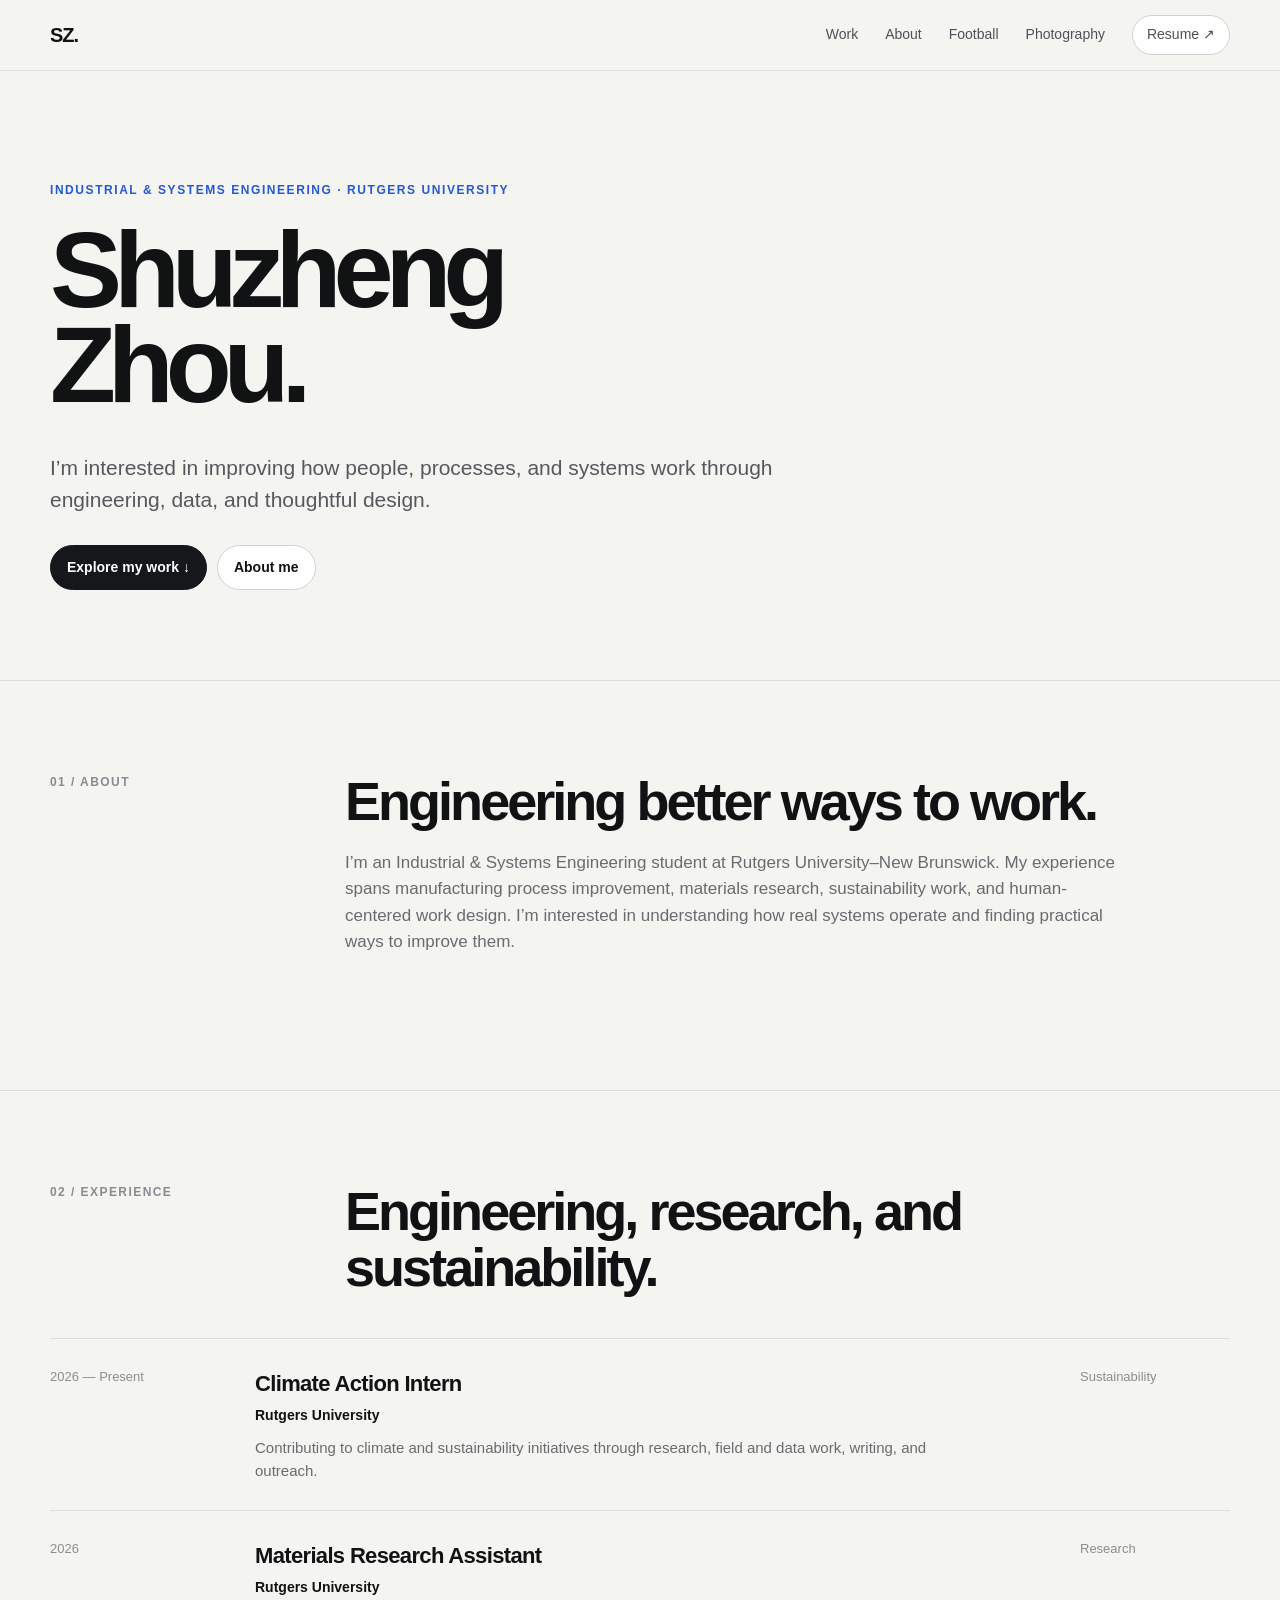
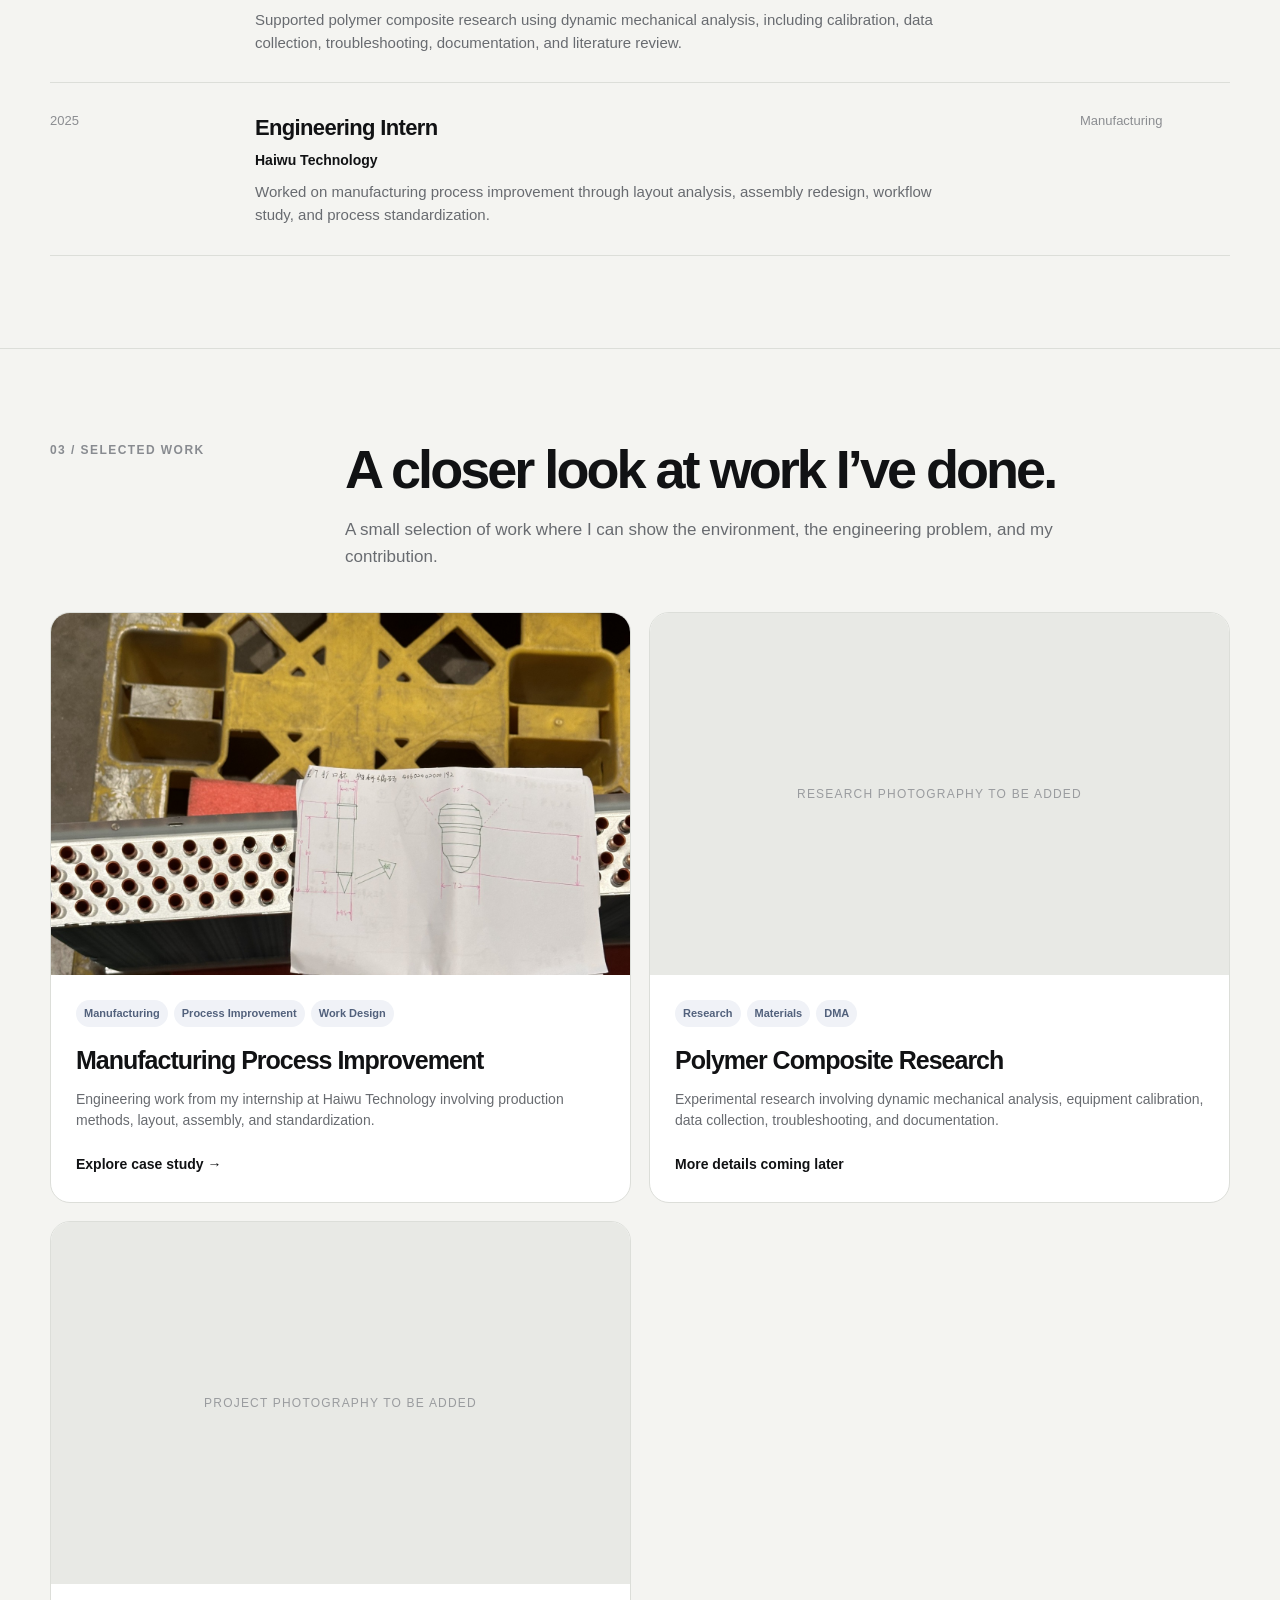
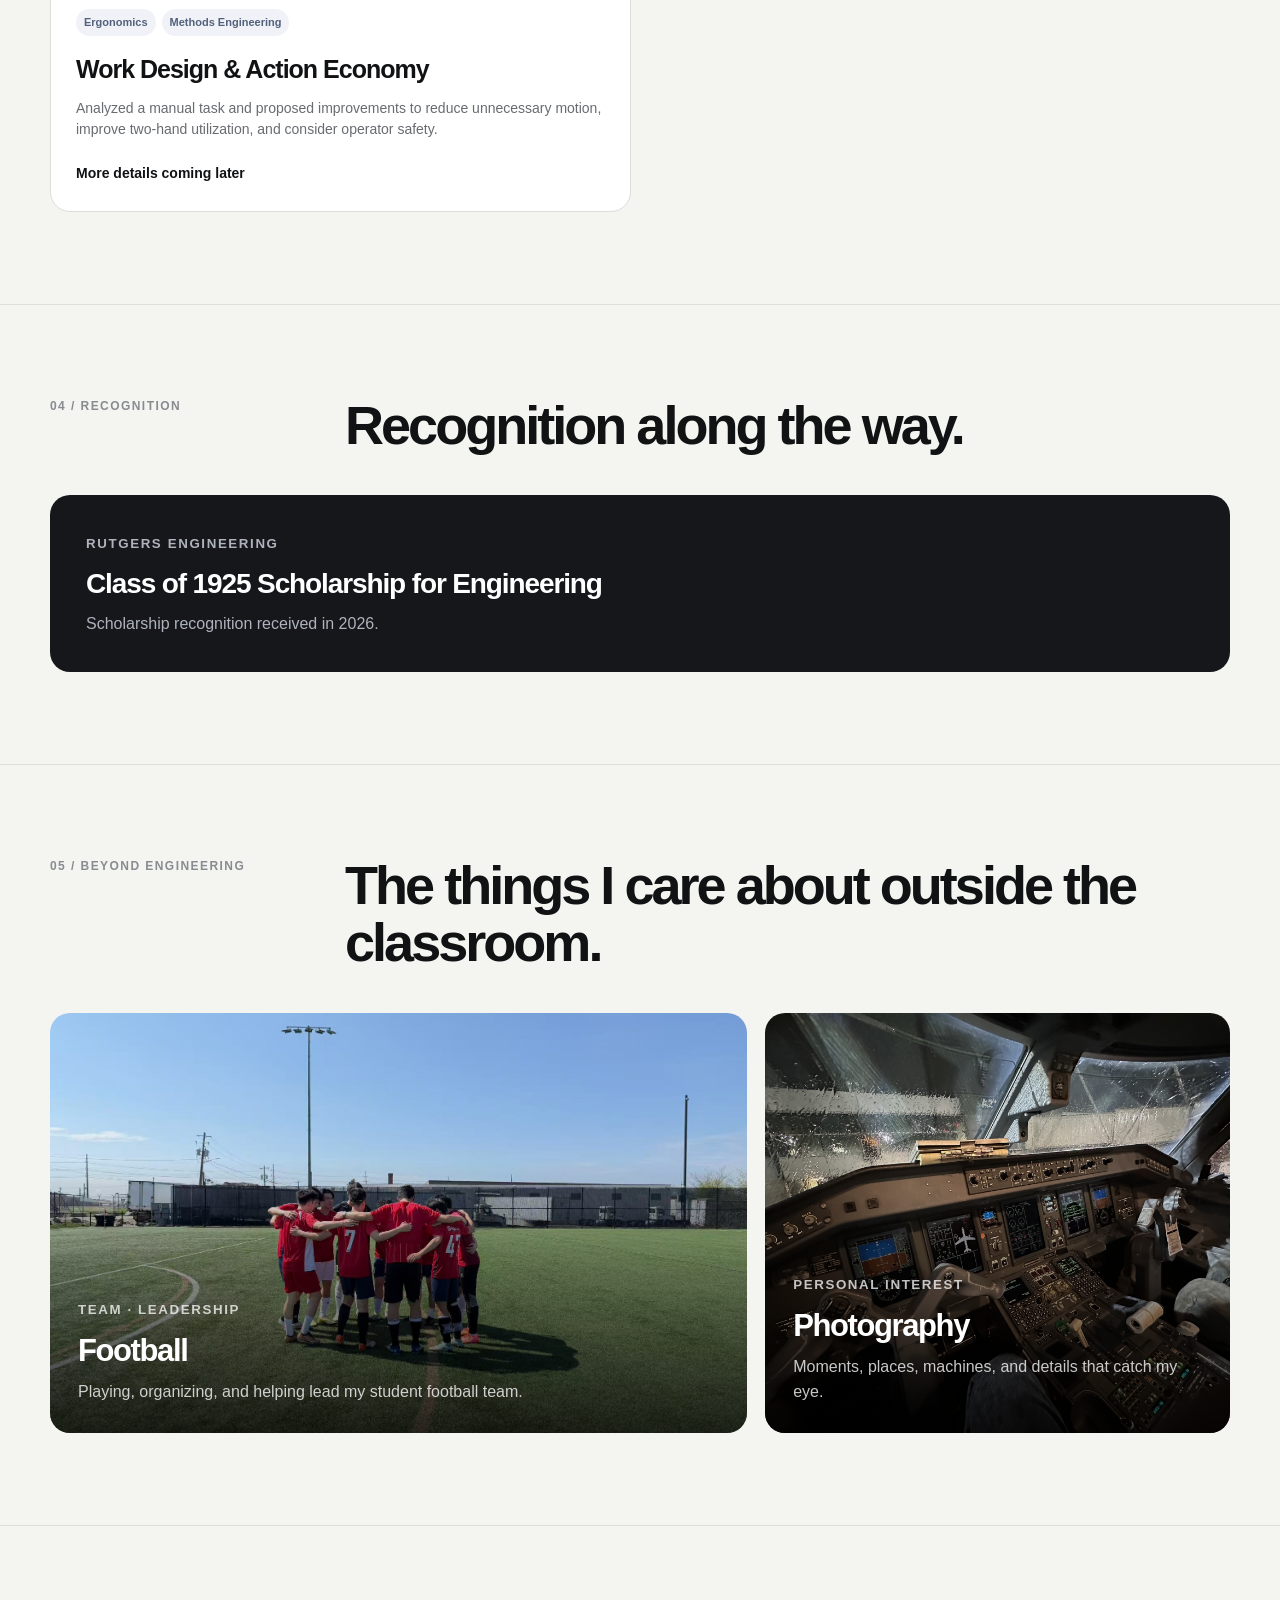
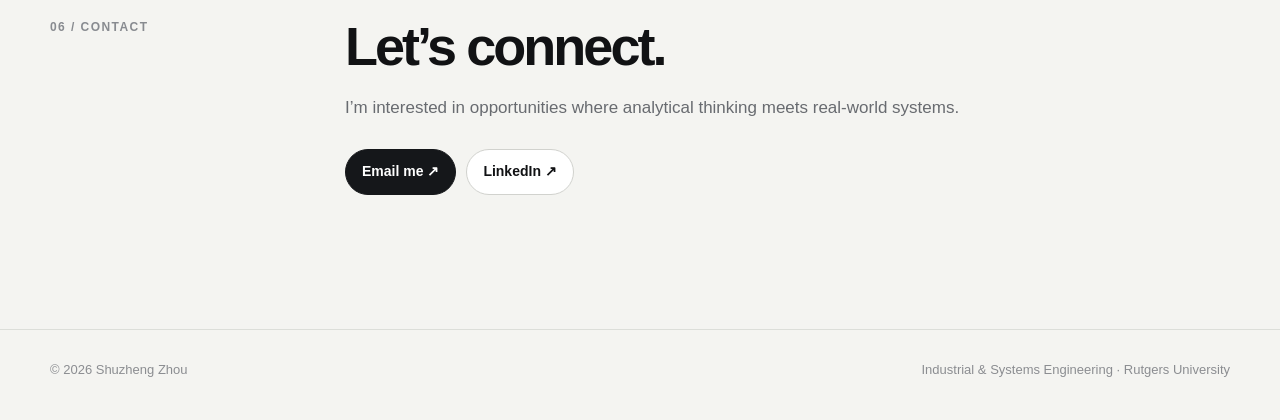
<file: index.html>
<!doctype html><html><head><meta charset="utf-8"><meta name="viewport" content="width=device-width,initial-scale=1"><title>Shuzheng Zhou</title><link rel="stylesheet" href="style.css"></head><body><nav><div class="wrap navbar"><a class="brand" href="index.html">SZ.</a><div class="navlinks"><a href="index.html#work">Work</a><a href="index.html#about">About</a><a href="football.html">Football</a><a href="photography.html">Photography</a><a class="pill" href="#">Resume ↗</a></div></div></nav>
<header class="hero"><div class="wrap"><div class="kicker">Industrial & Systems Engineering · Rutgers University</div><h1>Shuzheng<br>Zhou.</h1><p class="lead">I’m interested in improving how people, processes, and systems work through engineering, data, and thoughtful design.</p><div class="actions"><a class="btn dark" href="#work">Explore my work ↓</a><a class="btn" href="#about">About me</a></div></div></header>
<section id="about"><div class="wrap"><div class="section-top"><div class="label">01 / About</div><div><h2 class="title">Engineering better ways to work.</h2><p class="copy">I’m an Industrial & Systems Engineering student at Rutgers University–New Brunswick. My experience spans manufacturing process improvement, materials research, sustainability work, and human-centered work design. I’m interested in understanding how real systems operate and finding practical ways to improve them.</p></div></div></div></section>
<section><div class="wrap"><div class="section-top"><div class="label">02 / Experience</div><div><h2 class="title">Engineering, research, and sustainability.</h2></div></div>
<div class="exp"><div class="date">2026 — Present</div><div><h3>Climate Action Intern</h3><div class="org">Rutgers University</div><p>Contributing to climate and sustainability initiatives through research, field and data work, writing, and outreach.</p></div><div class="type">Sustainability</div></div>
<div class="exp"><div class="date">2026</div><div><h3>Materials Research Assistant</h3><div class="org">Rutgers University</div><p>Supported polymer composite research using dynamic mechanical analysis, including calibration, data collection, troubleshooting, documentation, and literature review.</p></div><div class="type">Research</div></div>
<div class="exp"><div class="date">2025</div><div><h3>Engineering Intern</h3><div class="org">Haiwu Technology</div><p>Worked on manufacturing process improvement through layout analysis, assembly redesign, workflow study, and process standardization.</p></div><div class="type">Manufacturing</div></div></div></section>
<section id="work"><div class="wrap"><div class="section-top"><div class="label">03 / Selected Work</div><div><h2 class="title">A closer look at work I’ve done.</h2><p class="copy">A small selection of work where I can show the environment, the engineering problem, and my contribution.</p></div></div>
<div class="grid">
<a class="card" href="haiwu.html"><img src="assets/haiwu_sketch.jpg"><div class="content"><div class="tags"><span class="tag">Manufacturing</span><span class="tag">Process Improvement</span><span class="tag">Work Design</span></div><h3>Manufacturing Process Improvement</h3><p>Engineering work from my internship at Haiwu Technology involving production methods, layout, assembly, and standardization.</p><span class="more">Explore case study →</span></div></a>
<div class="card"><div class="placeholder">Research photography to be added</div><div class="content"><div class="tags"><span class="tag">Research</span><span class="tag">Materials</span><span class="tag">DMA</span></div><h3>Polymer Composite Research</h3><p>Experimental research involving dynamic mechanical analysis, equipment calibration, data collection, troubleshooting, and documentation.</p><span class="more">More details coming later</span></div></div>
<div class="card"><div class="placeholder">Project photography to be added</div><div class="content"><div class="tags"><span class="tag">Ergonomics</span><span class="tag">Methods Engineering</span></div><h3>Work Design & Action Economy</h3><p>Analyzed a manual task and proposed improvements to reduce unnecessary motion, improve two-hand utilization, and consider operator safety.</p><span class="more">More details coming later</span></div></div>
</div></div></section>
<section><div class="wrap"><div class="section-top"><div class="label">04 / Recognition</div><div><h2 class="title">Recognition along the way.</h2></div></div><div class="award"><small>Rutgers Engineering</small><h3>Class of 1925 Scholarship for Engineering</h3><p>Scholarship recognition received in 2026.</p></div></div></section>
<section><div class="wrap"><div class="section-top"><div class="label">05 / Beyond Engineering</div><div><h2 class="title">The things I care about outside the classroom.</h2></div></div><div class="beyond">
<a class="photo-card" href="football.html"><img src="assets/football_huddle.jpg"><div class="overlay"><small>Team · Leadership</small><h3>Football</h3><p>Playing, organizing, and helping lead my student football team.</p></div></a>
<a class="photo-card" href="photography.html"><img src="assets/cockpit.jpg"><div class="overlay"><small>Personal Interest</small><h3>Photography</h3><p>Moments, places, machines, and details that catch my eye.</p></div></a>
</div></div></section>
<section><div class="wrap"><div class="section-top"><div class="label">06 / Contact</div><div><h2 class="title">Let’s connect.</h2><p class="copy">I’m interested in opportunities where analytical thinking meets real-world systems.</p><div class="actions"><a class="btn dark" href="mailto:YOUR_EMAIL@rutgers.edu">Email me ↗</a><a class="btn" href="#">LinkedIn ↗</a></div></div></div></div></section><footer><div class="wrap foot"><span>© 2026 Shuzheng Zhou</span><span>Industrial & Systems Engineering · Rutgers University</span></div></footer></body></html>
</file>
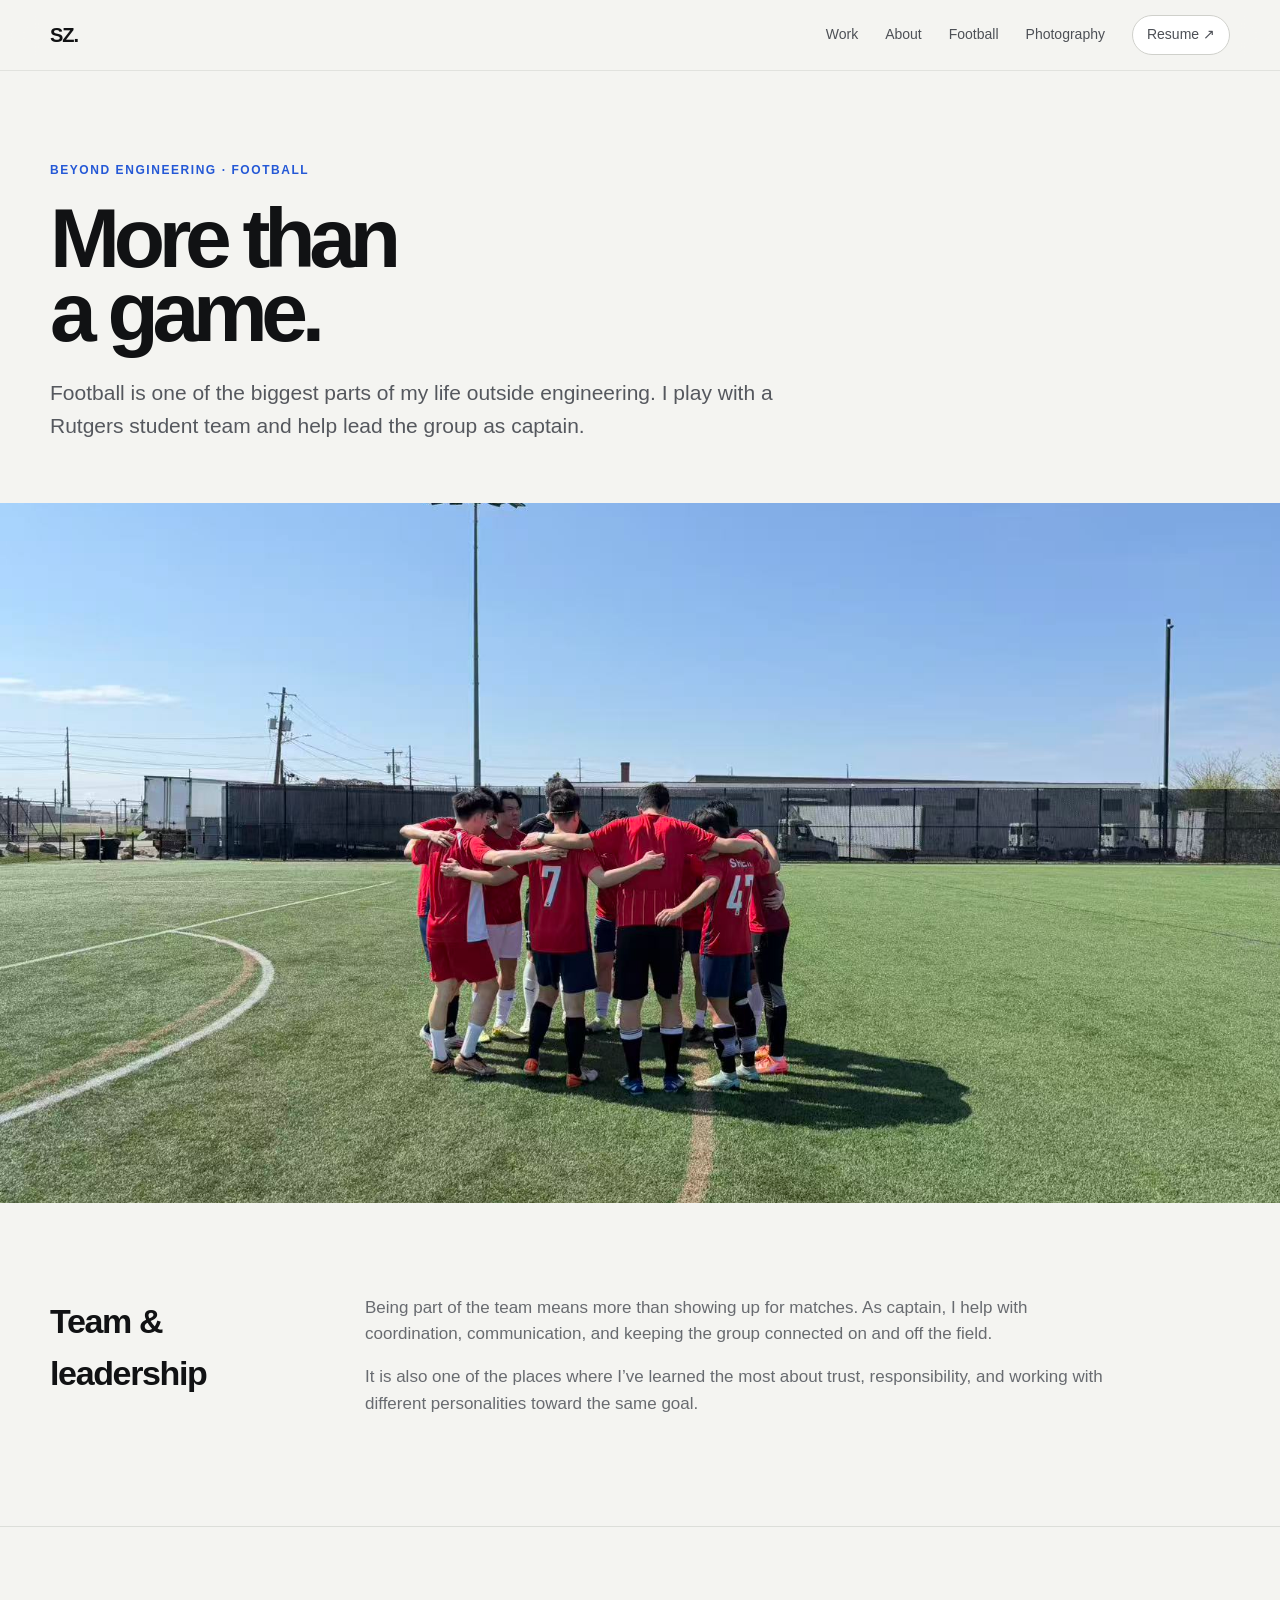
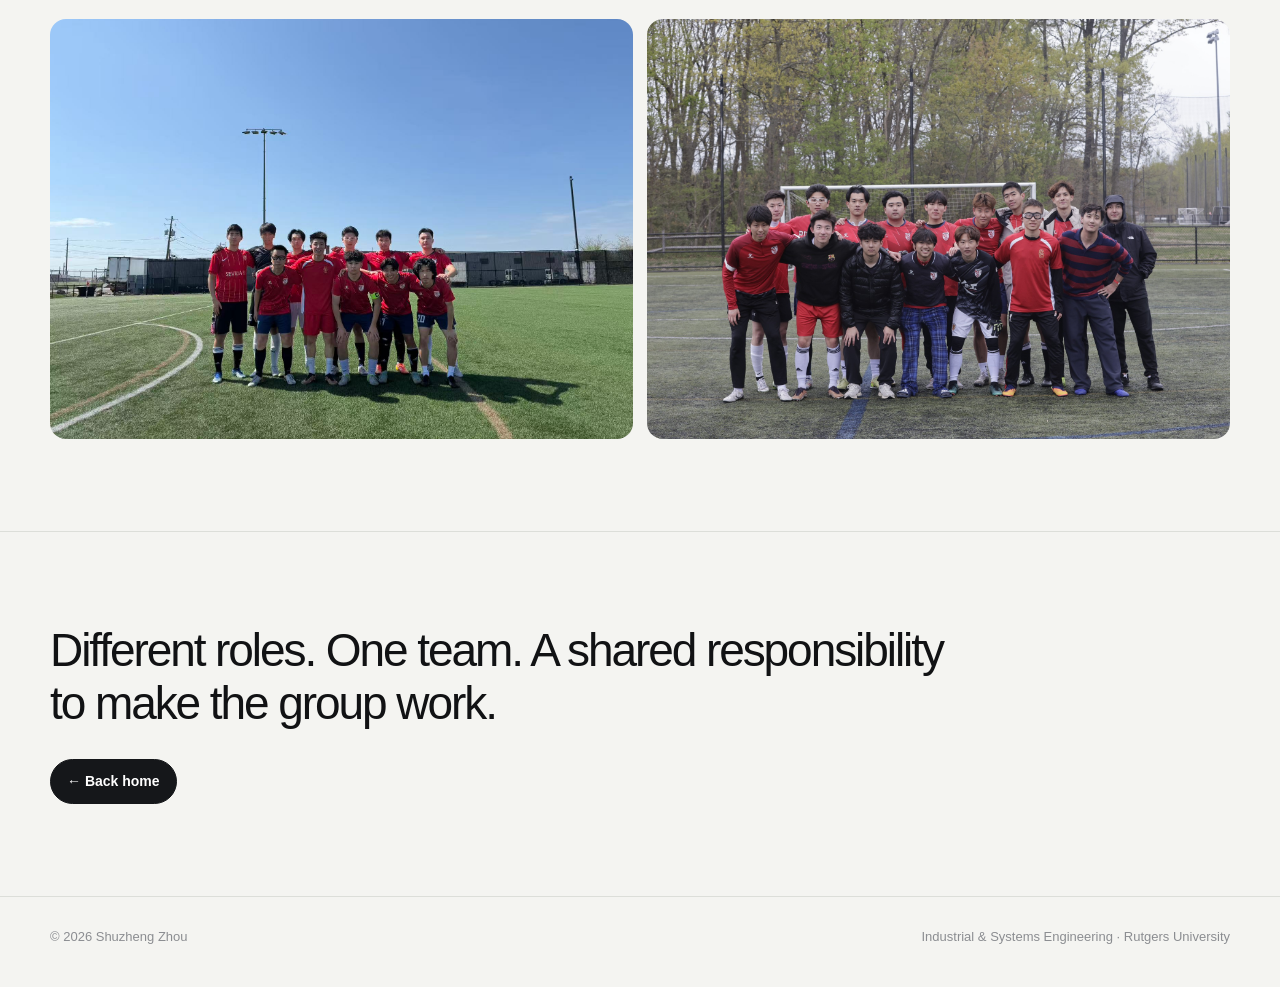
<file: football.html>
<!doctype html><html><head><meta charset="utf-8"><meta name="viewport" content="width=device-width,initial-scale=1"><title>Football — Shuzheng Zhou</title><link rel="stylesheet" href="style.css"></head><body><nav><div class="wrap navbar"><a class="brand" href="index.html">SZ.</a><div class="navlinks"><a href="index.html#work">Work</a><a href="index.html#about">About</a><a href="football.html">Football</a><a href="photography.html">Photography</a><a class="pill" href="#">Resume ↗</a></div></div></nav>
<header class="pagehero"><div class="wrap"><div class="kicker">Beyond Engineering · Football</div><h1>More than<br>a game.</h1><p class="lead">Football is one of the biggest parts of my life outside engineering. I play with a Rutgers student team and help lead the group as captain.</p></div></header>
<img class="wide-image" src="assets/football_huddle.jpg">
<section><div class="wrap story"><h2>Team & leadership</h2><div><p>Being part of the team means more than showing up for matches. As captain, I help with coordination, communication, and keeping the group connected on and off the field.</p><p>It is also one of the places where I’ve learned the most about trust, responsibility, and working with different personalities toward the same goal.</p></div></div></section>
<section><div class="wrap"><div class="gallery"><img src="assets/football_team_sunny.jpg"><img src="assets/football_team_large.jpg"></div></div></section>
<section><div class="wrap"><p class="quote">Different roles. One team. A shared responsibility to make the group work.</p><div class="actions"><a class="btn dark" href="index.html">← Back home</a></div></div></section><footer><div class="wrap foot"><span>© 2026 Shuzheng Zhou</span><span>Industrial & Systems Engineering · Rutgers University</span></div></footer></body></html>
</file>
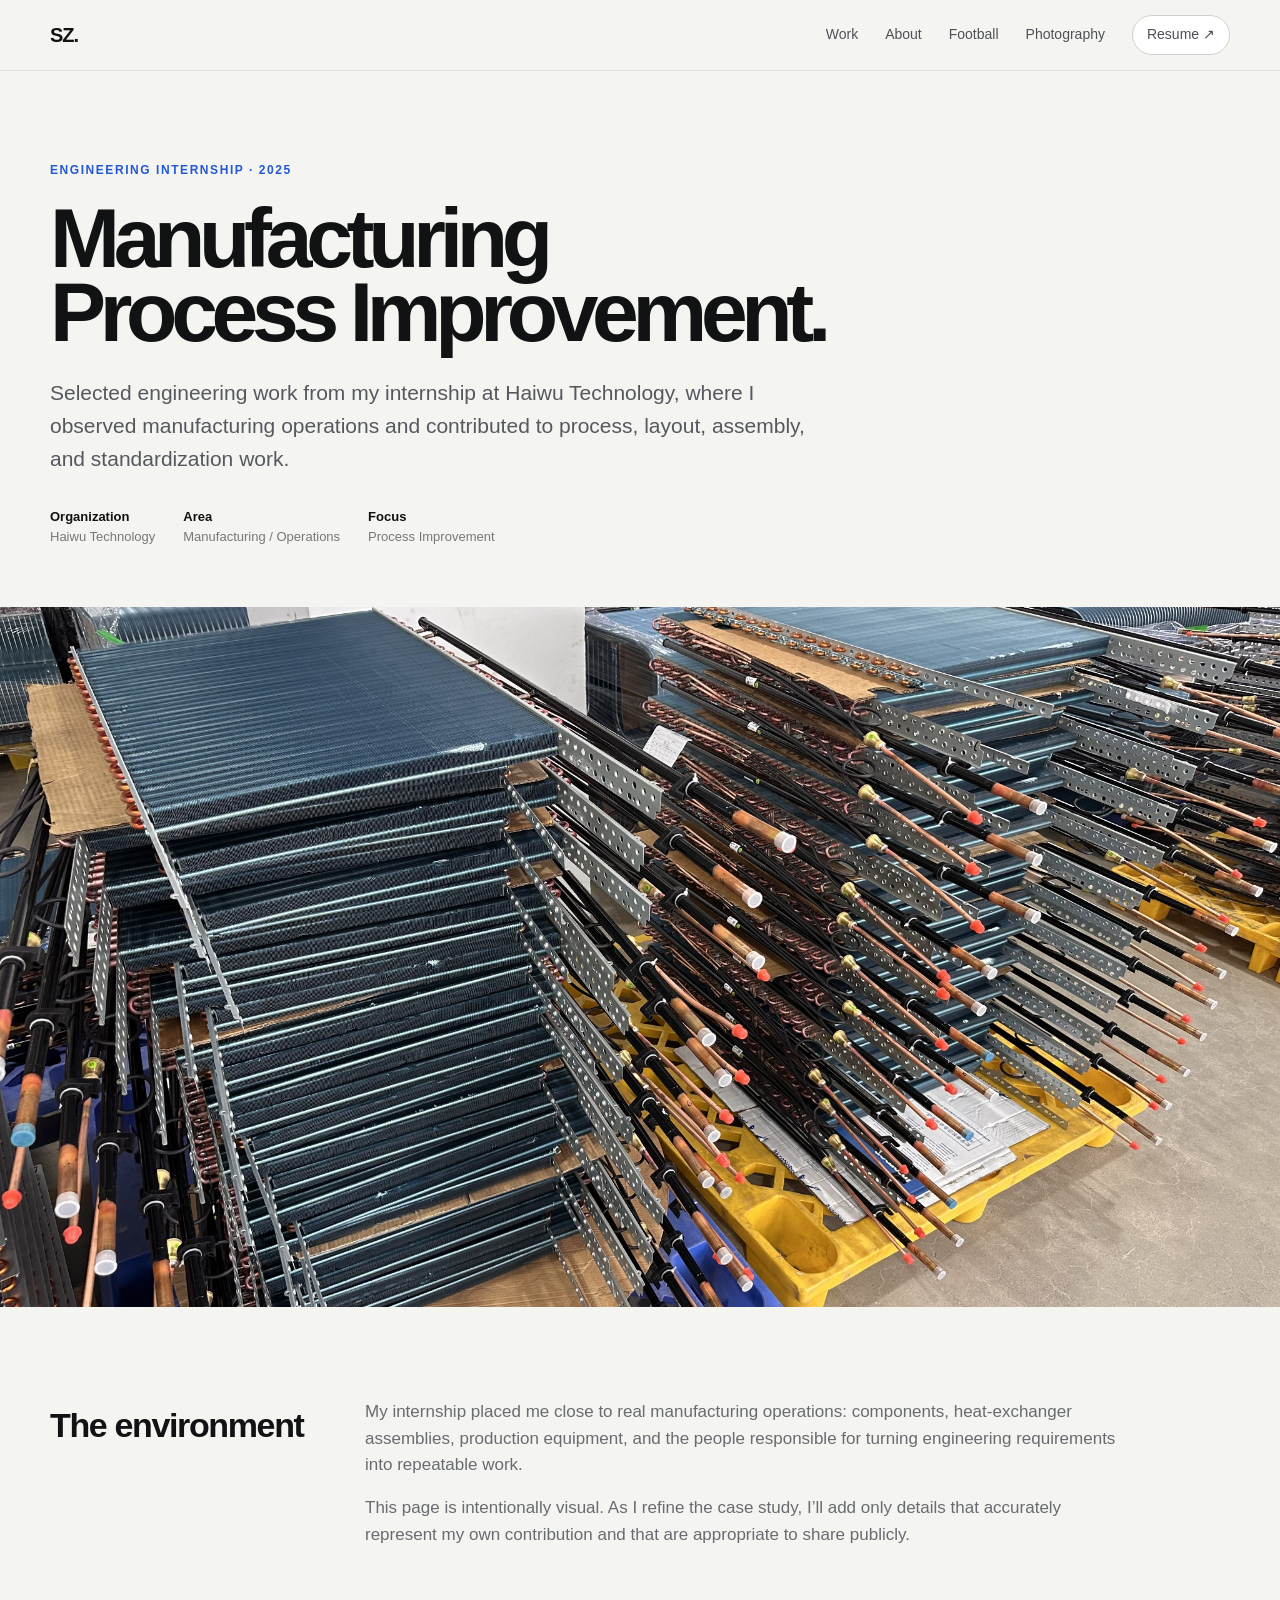
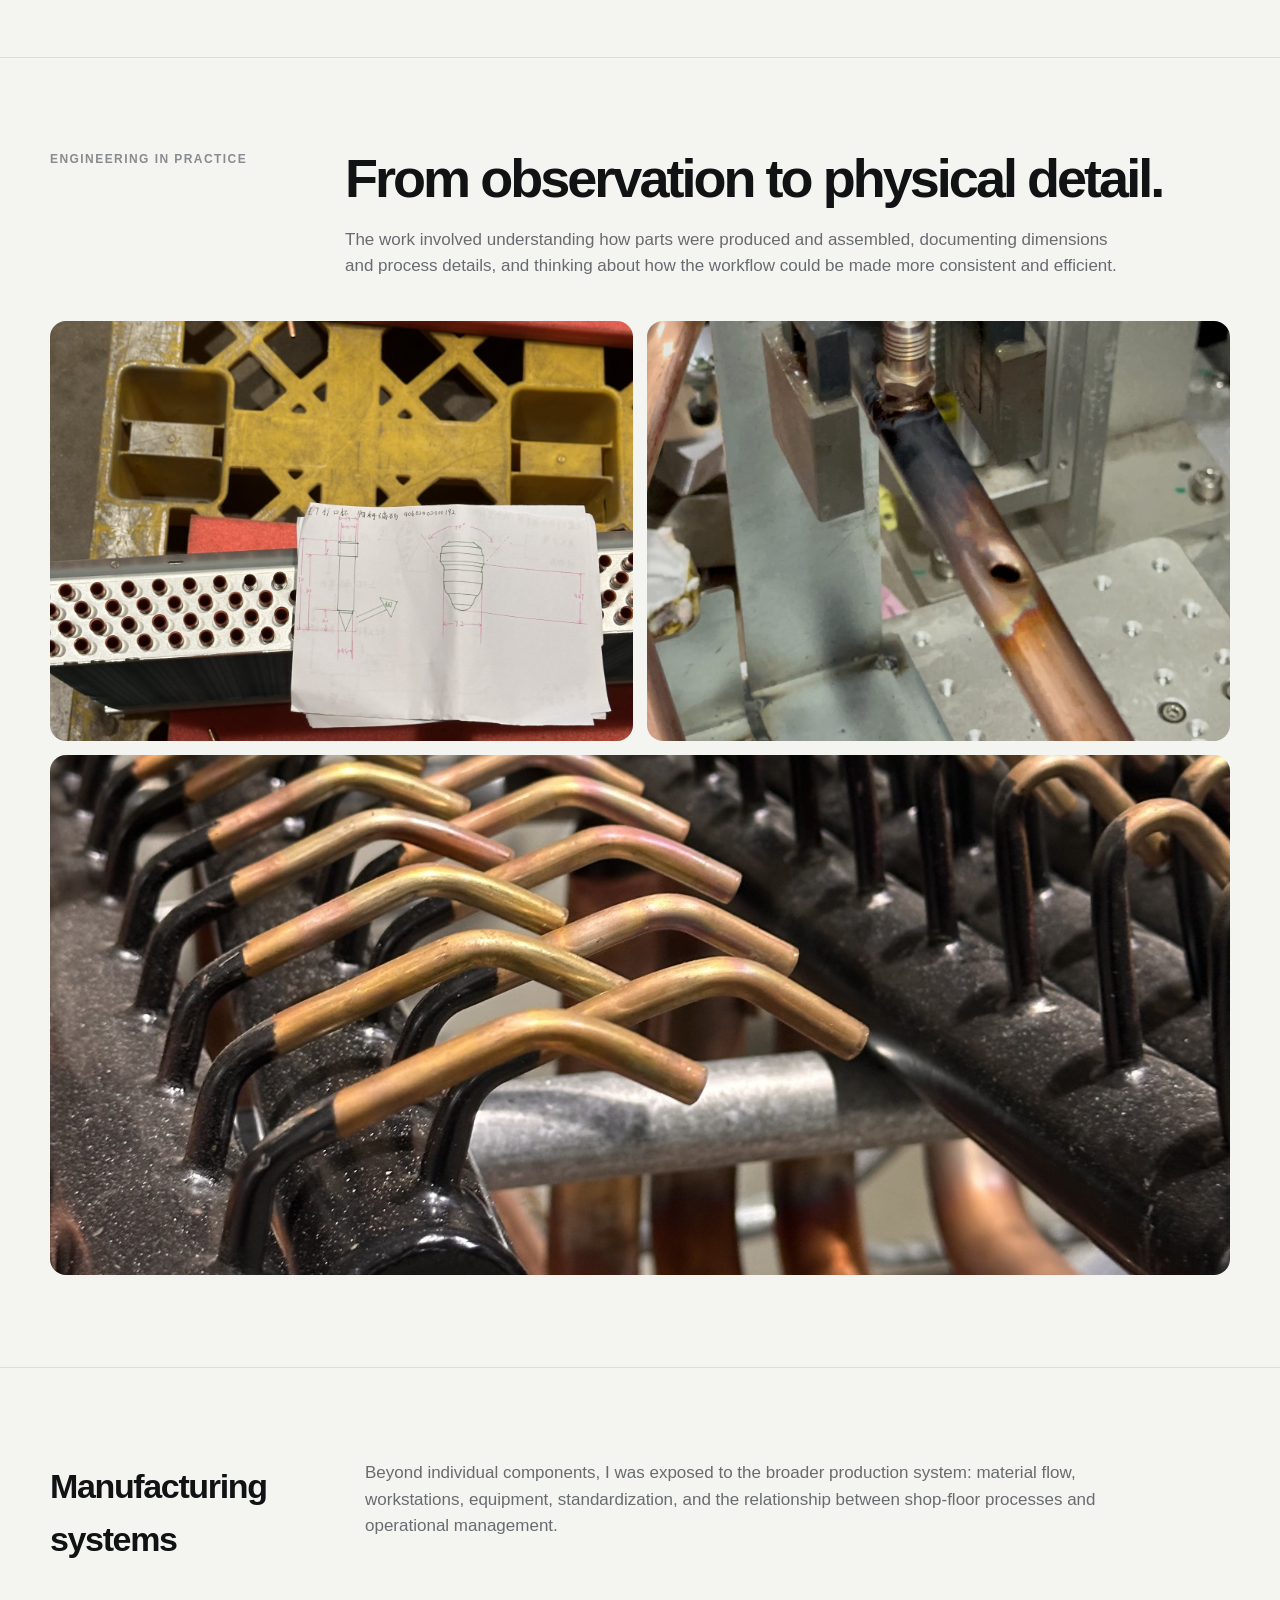
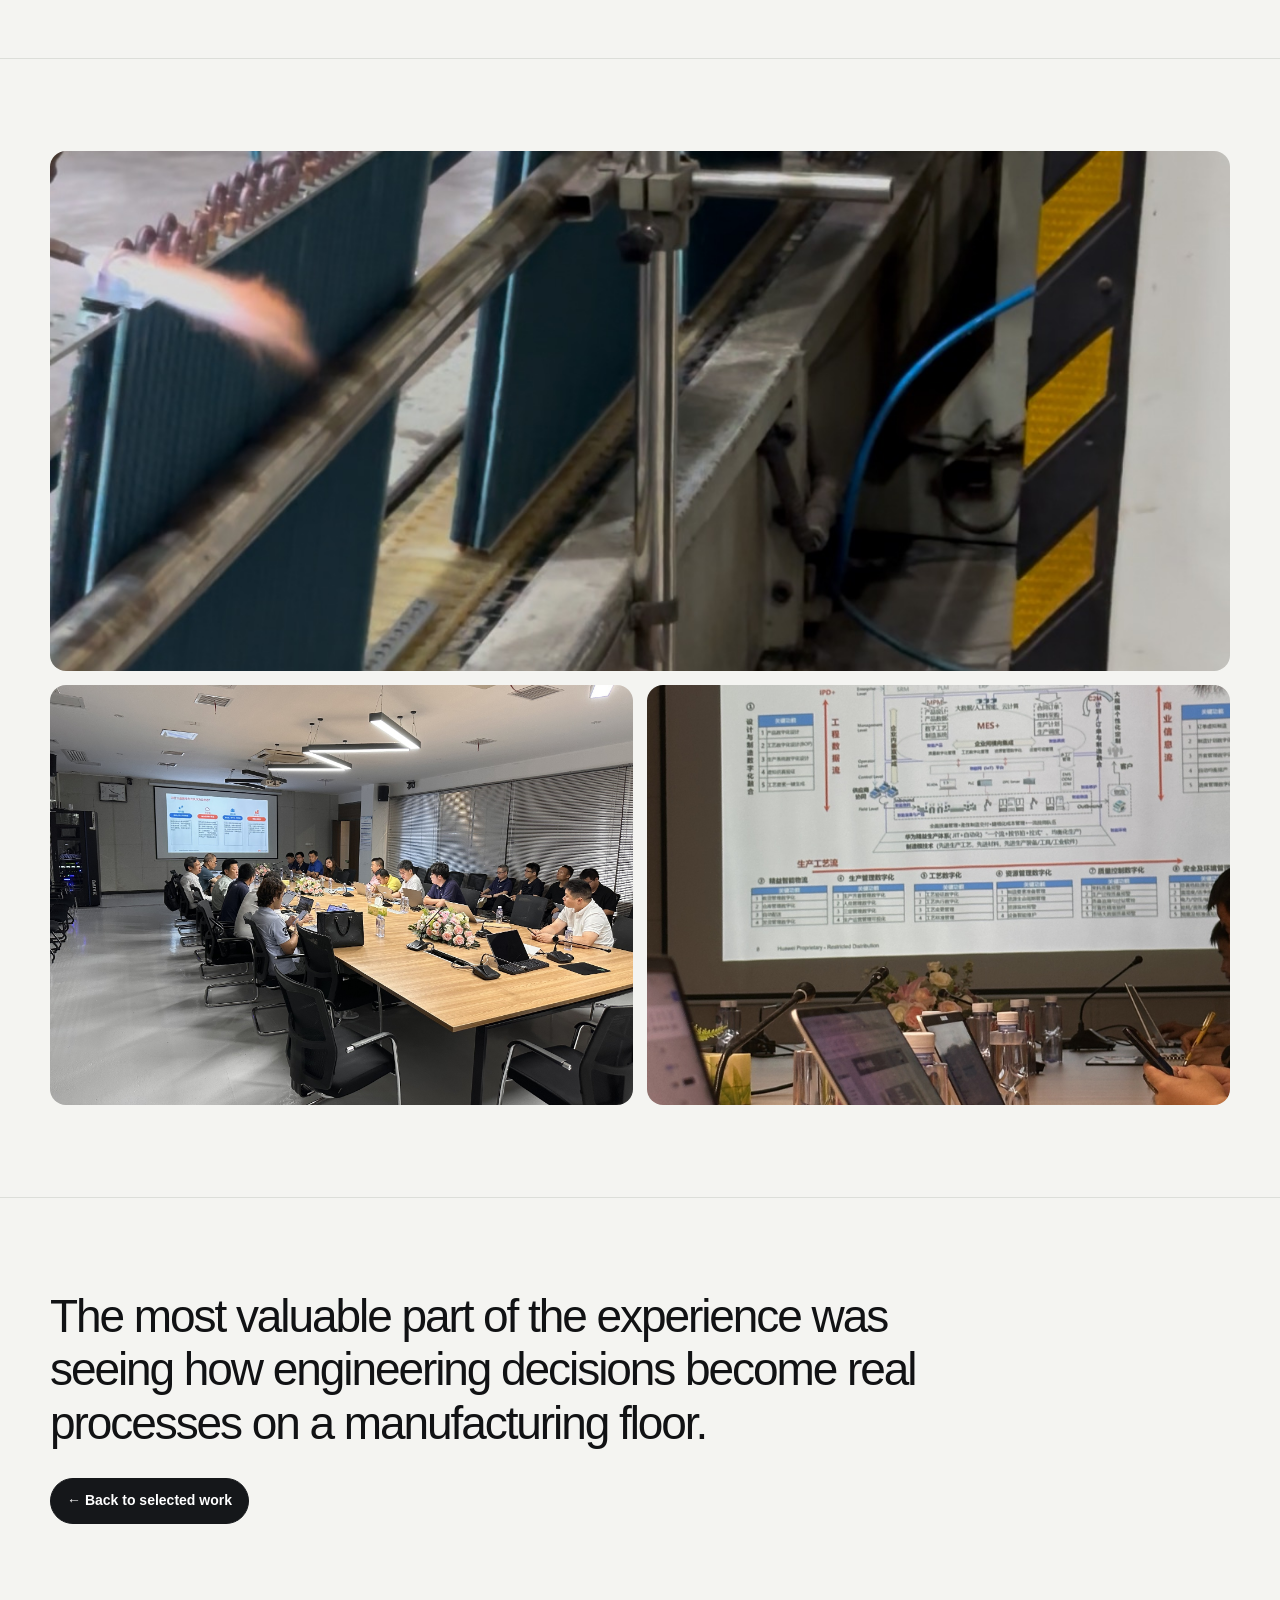
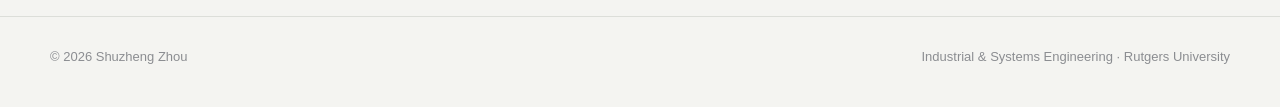
<file: haiwu.html>
<!doctype html><html><head><meta charset="utf-8"><meta name="viewport" content="width=device-width,initial-scale=1"><title>Haiwu Technology — Shuzheng Zhou</title><link rel="stylesheet" href="style.css"></head><body><nav><div class="wrap navbar"><a class="brand" href="index.html">SZ.</a><div class="navlinks"><a href="index.html#work">Work</a><a href="index.html#about">About</a><a href="football.html">Football</a><a href="photography.html">Photography</a><a class="pill" href="#">Resume ↗</a></div></div></nav>
<header class="pagehero"><div class="wrap"><div class="kicker">Engineering Internship · 2025</div><h1>Manufacturing<br>Process Improvement.</h1><p class="lead">Selected engineering work from my internship at Haiwu Technology, where I observed manufacturing operations and contributed to process, layout, assembly, and standardization work.</p><div class="meta"><div><strong>Organization</strong>Haiwu Technology</div><div><strong>Area</strong>Manufacturing / Operations</div><div><strong>Focus</strong>Process Improvement</div></div></div></header>
<img class="wide-image" src="assets/haiwu_inventory.jpg">
<section><div class="wrap story"><h2>The environment</h2><div><p>My internship placed me close to real manufacturing operations: components, heat-exchanger assemblies, production equipment, and the people responsible for turning engineering requirements into repeatable work.</p><p>This page is intentionally visual. As I refine the case study, I’ll add only details that accurately represent my own contribution and that are appropriate to share publicly.</p></div></div></section>
<section><div class="wrap"><div class="section-top"><div class="label">Engineering in practice</div><div><h2 class="title">From observation to physical detail.</h2><p class="copy">The work involved understanding how parts were produced and assembled, documenting dimensions and process details, and thinking about how the workflow could be made more consistent and efficient.</p></div></div><div class="gallery"><img src="assets/haiwu_sketch.jpg"><img src="assets/haiwu_machine.jpg"><img class="wide" src="assets/haiwu_copper_detail.jpg"></div></div></section>
<section><div class="wrap story"><h2>Manufacturing systems</h2><div><p>Beyond individual components, I was exposed to the broader production system: material flow, workstations, equipment, standardization, and the relationship between shop-floor processes and operational management.</p></div></div></section>
<section><div class="wrap gallery"><img class="wide" src="assets/haiwu_line.jpg"><img src="assets/haiwu_meeting_wide.jpg"><img src="assets/haiwu_meeting_close.jpg"></div></section>
<section><div class="wrap"><p class="quote">The most valuable part of the experience was seeing how engineering decisions become real processes on a manufacturing floor.</p><div class="actions"><a class="btn dark" href="index.html#work">← Back to selected work</a></div></div></section><footer><div class="wrap foot"><span>© 2026 Shuzheng Zhou</span><span>Industrial & Systems Engineering · Rutgers University</span></div></footer></body></html>
</file>
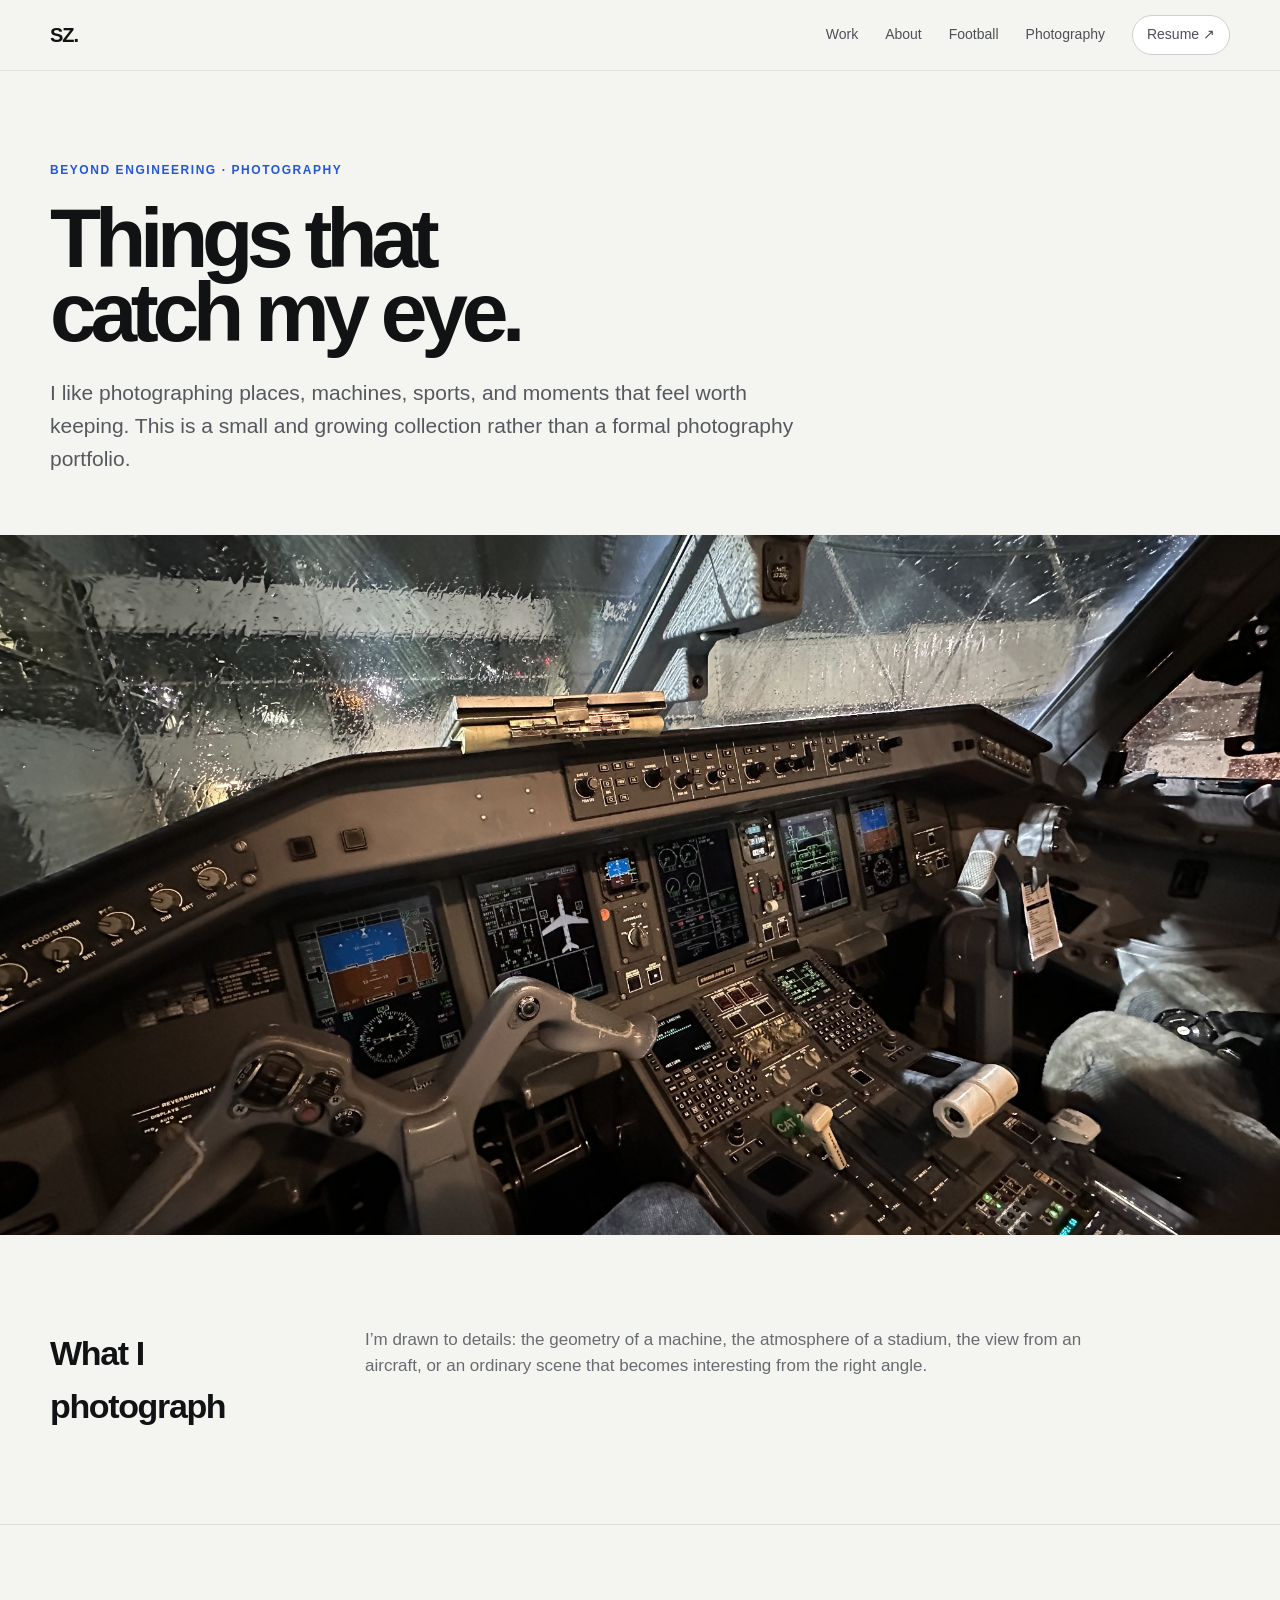
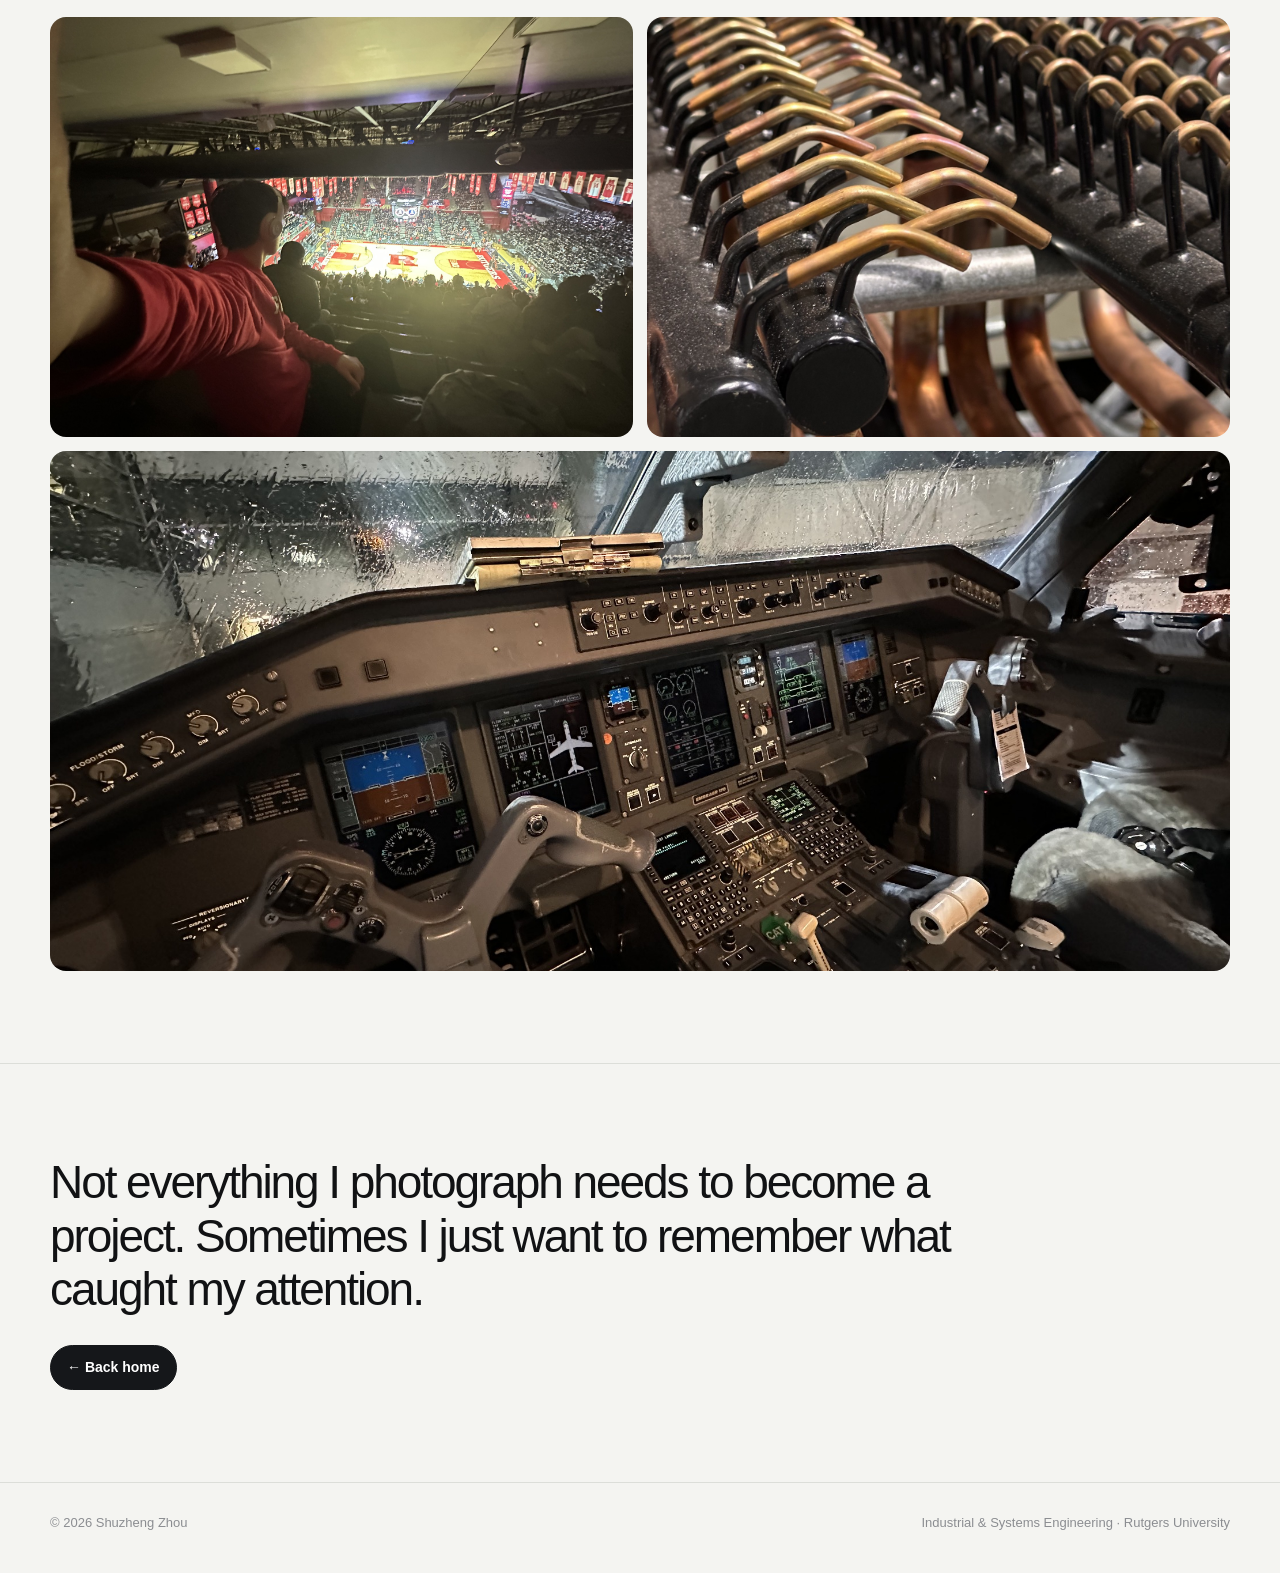
<file: photography.html>
<!doctype html><html><head><meta charset="utf-8"><meta name="viewport" content="width=device-width,initial-scale=1"><title>Photography — Shuzheng Zhou</title><link rel="stylesheet" href="style.css"></head><body><nav><div class="wrap navbar"><a class="brand" href="index.html">SZ.</a><div class="navlinks"><a href="index.html#work">Work</a><a href="index.html#about">About</a><a href="football.html">Football</a><a href="photography.html">Photography</a><a class="pill" href="#">Resume ↗</a></div></div></nav>
<header class="pagehero"><div class="wrap"><div class="kicker">Beyond Engineering · Photography</div><h1>Things that<br>catch my eye.</h1><p class="lead">I like photographing places, machines, sports, and moments that feel worth keeping. This is a small and growing collection rather than a formal photography portfolio.</p></div></header>
<img class="wide-image" src="assets/cockpit.jpg">
<section><div class="wrap story"><h2>What I photograph</h2><div><p>I’m drawn to details: the geometry of a machine, the atmosphere of a stadium, the view from an aircraft, or an ordinary scene that becomes interesting from the right angle.</p></div></div></section>
<section><div class="wrap gallery"><img src="assets/basketball.jpg"><img src="assets/haiwu_copper_detail.jpg"><img class="wide" src="assets/cockpit.jpg"></div></section>
<section><div class="wrap"><p class="quote">Not everything I photograph needs to become a project. Sometimes I just want to remember what caught my attention.</p><div class="actions"><a class="btn dark" href="index.html">← Back home</a></div></div></section><footer><div class="wrap foot"><span>© 2026 Shuzheng Zhou</span><span>Industrial & Systems Engineering · Rutgers University</span></div></footer></body></html>
</file>
<file: style.css>
:root{--bg:#f4f4f1;--card:#fff;--ink:#111214;--muted:#686b70;--line:#dcded9;--blue:#2458d6;--dark:#15171a}
*{box-sizing:border-box}html{scroll-behavior:smooth}body{margin:0;background:var(--bg);color:var(--ink);font-family:Inter,-apple-system,BlinkMacSystemFont,"Segoe UI",Arial,sans-serif;line-height:1.55}
a{text-decoration:none;color:inherit}.wrap{width:min(1180px,calc(100% - 48px));margin:auto}
nav{position:sticky;top:0;z-index:50;background:rgba(244,244,241,.91);backdrop-filter:blur(16px);border-bottom:1px solid rgba(220,222,217,.8)}
.navbar{height:70px;display:flex;align-items:center;justify-content:space-between}.brand{font-weight:850;font-size:20px;letter-spacing:-.05em}.navlinks{display:flex;gap:27px;align-items:center;font-size:14px;color:#4d5056}.navlinks a:hover{color:#000}.pill{border:1px solid #cfd0cb;border-radius:999px;padding:8px 14px;background:#fff}
.hero{padding:110px 0 90px;border-bottom:1px solid var(--line)}.kicker{font-size:12px;font-weight:800;letter-spacing:.13em;text-transform:uppercase;color:var(--blue);margin-bottom:22px}
h1{font-size:clamp(58px,9vw,108px);line-height:.88;letter-spacing:-.075em;margin:0}.lead{font-size:21px;color:#55585e;max-width:760px;margin:40px 0 0}
.actions{display:flex;gap:10px;flex-wrap:wrap;margin-top:28px}.btn{display:inline-flex;border:1px solid #d1d2ce;background:#fff;padding:11px 16px;border-radius:999px;font-size:14px;font-weight:700}.btn.dark{background:var(--dark);color:#fff;border-color:var(--dark)}
section{padding:92px 0;border-bottom:1px solid var(--line)}.section-top{display:grid;grid-template-columns:240px 1fr;gap:55px;margin-bottom:42px}.label{font-size:12px;font-weight:800;letter-spacing:.12em;text-transform:uppercase;color:#888b90}.title{font-size:clamp(32px,4.4vw,54px);line-height:1.05;letter-spacing:-.055em;margin:0}.copy{font-size:17px;color:var(--muted);max-width:780px;margin:20px 0 0}
.exp{display:grid;grid-template-columns:180px 1fr 150px;gap:25px;padding:28px 0;border-top:1px solid var(--line)}.exp:last-child{border-bottom:1px solid var(--line)}.date,.type{font-size:13px;color:#8b8d91}.exp h3{font-size:22px;margin:0 0 4px;letter-spacing:-.03em}.org{font-size:14px;font-weight:700;margin-bottom:9px}.exp p{font-size:15px;color:var(--muted);max-width:700px;margin:0}
.grid{display:grid;grid-template-columns:repeat(2,1fr);gap:18px}.card{background:#fff;border:1px solid var(--line);border-radius:20px;overflow:hidden;transition:.2s}.card:hover{transform:translateY(-3px);box-shadow:0 18px 55px rgba(0,0,0,.07)}.card img{width:100%;aspect-ratio:16/10;object-fit:cover;display:block}.placeholder{aspect-ratio:16/10;background:#e8e9e5;display:flex;align-items:center;justify-content:center;color:#9a9c9f;font-size:12px;text-transform:uppercase;letter-spacing:.1em}.content{padding:25px}.tags{display:flex;gap:6px;flex-wrap:wrap;margin-bottom:14px}.tag{font-size:11px;font-weight:750;background:#f0f2f7;color:#52617c;padding:5px 8px;border-radius:999px}.card h3{font-size:25px;letter-spacing:-.04em;margin:0 0 9px}.card p{font-size:14px;color:var(--muted);margin:0 0 20px}.more{font-size:14px;font-weight:750}
.award{background:var(--dark);color:#fff;border-radius:20px;padding:36px}.award small{color:#aeb3bd;text-transform:uppercase;letter-spacing:.12em;font-weight:700}.award h3{font-size:28px;letter-spacing:-.04em;margin:6px 0}.award p{margin:0;color:#aeb3bd}
.beyond{display:grid;grid-template-columns:1.2fr .8fr;gap:18px}.photo-card{min-height:420px;position:relative;border-radius:20px;overflow:hidden}.photo-card img{position:absolute;width:100%;height:100%;object-fit:cover}.photo-card:after{content:"";position:absolute;inset:0;background:linear-gradient(to top,rgba(0,0,0,.78),rgba(0,0,0,.04) 65%)}.overlay{position:absolute;z-index:2;bottom:0;padding:28px;color:#fff}.overlay small{letter-spacing:.12em;text-transform:uppercase;opacity:.75;font-weight:750}.overlay h3{font-size:31px;margin:5px 0;letter-spacing:-.045em}.overlay p{margin:0;color:rgba(255,255,255,.78);max-width:500px}
.pagehero{padding:90px 0 60px}.pagehero h1{font-size:clamp(48px,7vw,84px)}.pagehero .lead{margin-top:28px}.meta{display:flex;gap:28px;flex-wrap:wrap;margin-top:32px;color:#777;font-size:13px}.meta strong{color:#111;display:block}
.wide-image{width:100%;max-height:700px;object-fit:cover;display:block}.story{display:grid;grid-template-columns:260px 1fr;gap:55px}.story h2{font-size:34px;letter-spacing:-.04em;margin:0}.story p{font-size:17px;color:var(--muted);margin-top:0;max-width:760px}.gallery{display:grid;grid-template-columns:repeat(2,1fr);gap:14px}.gallery img{width:100%;height:420px;object-fit:cover;border-radius:16px}.gallery .wide{grid-column:1/-1;height:520px}
.quote{font-size:clamp(28px,4vw,46px);line-height:1.16;letter-spacing:-.045em;max-width:900px;margin:0}
footer{padding:30px 0 40px;color:#8b8d91;font-size:13px}.foot{display:flex;justify-content:space-between;gap:20px}
@media(max-width:800px){.wrap{width:min(100% - 30px,1180px)}.navlinks a:not(.pill){display:none}.hero{padding:80px 0 65px}.section-top,.exp,.grid,.beyond,.story{grid-template-columns:1fr}.section-top{gap:12px}.exp{gap:7px}.type{display:none}section{padding:66px 0}.gallery{grid-template-columns:1fr}.gallery .wide{grid-column:auto}.gallery img,.gallery .wide{height:330px}.photo-card{min-height:350px}.foot{flex-direction:column}}
</file>
